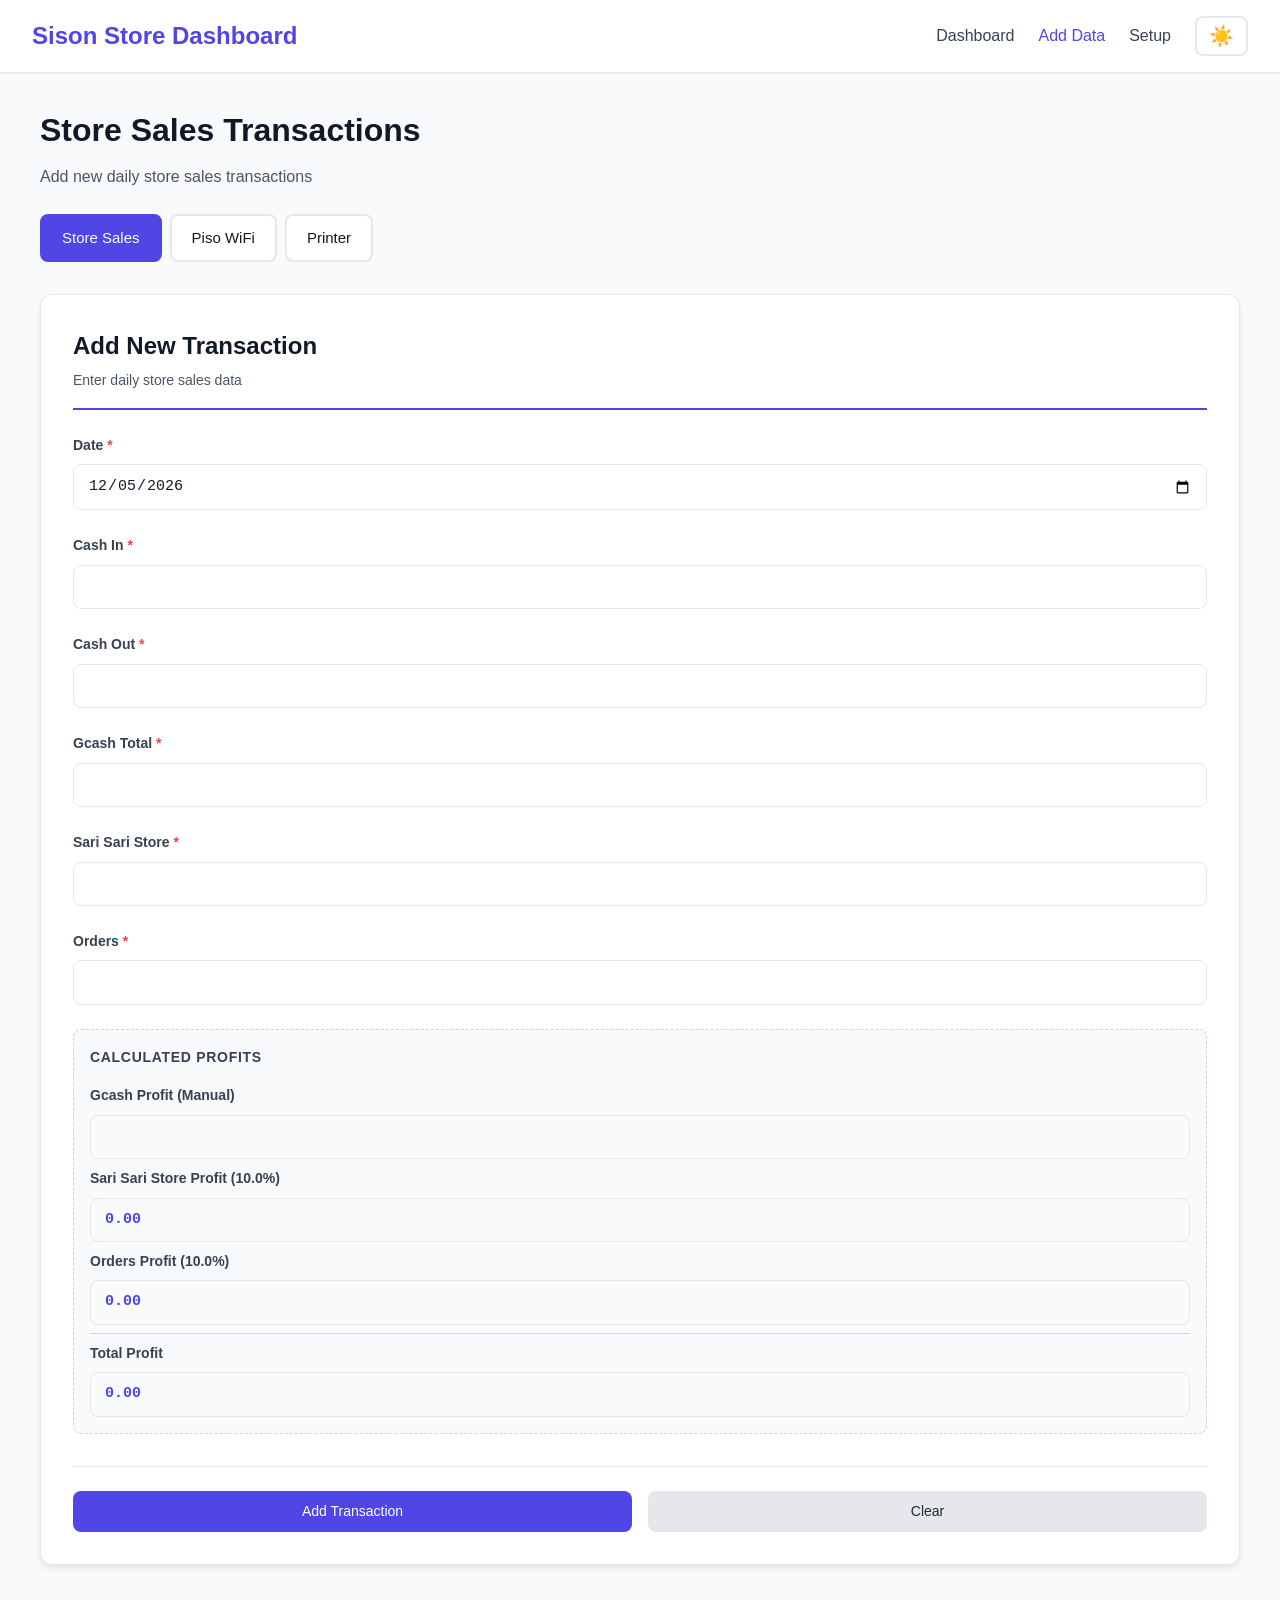
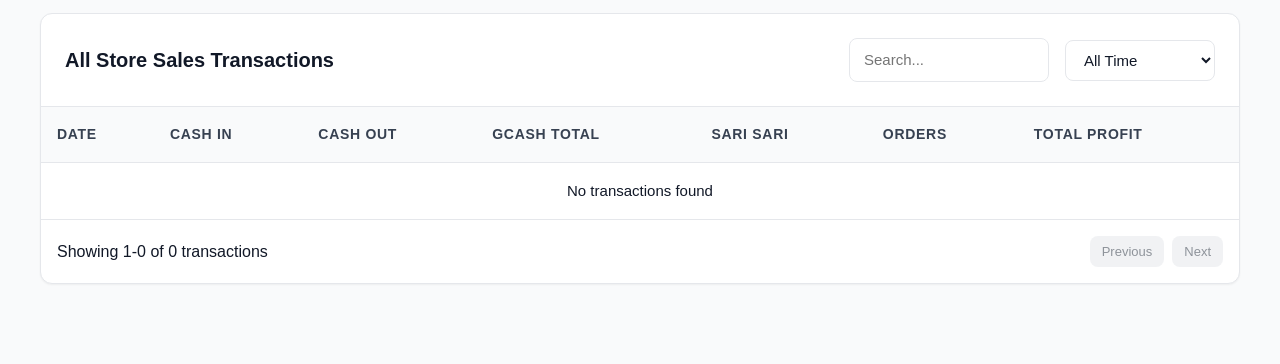
<file: input-store-sales.html>
<!DOCTYPE html>
<html lang="en">
<head>
  <meta charset="UTF-8">
  <meta name="viewport" content="width=device-width, initial-scale=1.0">
  <title>Store Sales - Sison Store Dashboard</title>

  <!-- Styles -->
  <link rel="stylesheet" href="css/main.css">
  <link rel="stylesheet" href="css/forms.css">
  <link rel="stylesheet" href="css/dashboard.css">
</head>
<body>
  <!-- Header -->
  <header>
    <div class="header-content">
      <a href="index.html" class="logo">Sison Store Dashboard</a>
      <nav>
        <ul>
          <li><a href="index.html">Dashboard</a></li>
          <li><a href="#" class="active">Add Data</a></li>
          <li><a href="setup.html">Setup</a></li>
          <li>
            <button id="dark-mode-toggle" class="dark-mode-btn" title="Toggle Dark Mode">
              <span class="icon-light">☀️</span>
              <span class="icon-dark">🌙</span>
            </button>
          </li>
        </ul>
      </nav>
    </div>
  </header>

  <!-- Main Content -->
  <main>
    <div class="forms-container">
      <!-- Header -->
      <div class="forms-header">
        <h1>Store Sales Transactions</h1>
        <p>Add new daily store sales transactions</p>

        <!-- Form Type Selector -->
        <div class="form-type-selector" style="margin-top: var(--spacing-lg);">
          <a href="input-store-sales.html" class="type-btn active">Store Sales</a>
          <a href="input-piso-wifi.html" class="type-btn">Piso WiFi</a>
          <a href="input-printer.html" class="type-btn">Printer</a>
        </div>
      </div>

      <!-- Store Sales Form -->
      <div class="form-card">
        <div class="form-card-header">
          <h2>Add New Transaction</h2>
          <p>Enter daily store sales data</p>
        </div>

        <form id="store-sales-form">
          <!-- Date -->
          <div class="form-group">
            <label for="date" class="form-label required">Date</label>
            <input type="date" id="date" name="date" class="form-input" required>
          </div>

          <!-- Revenue Fields -->
          <div class="form-group">
            <label for="cashIn" class="form-label required">Cash In</label>
            <input type="number" id="cashIn" name="cashIn" class="form-input" step="0.01" min="0" required>
          </div>

          <div class="form-group">
            <label for="cashOut" class="form-label required">Cash Out</label>
            <input type="number" id="cashOut" name="cashOut" class="form-input" step="0.01" min="0" required>
          </div>

          <div class="form-group">
            <label for="gcashTotal" class="form-label required">Gcash Total</label>
            <input type="number" id="gcashTotal" name="gcashTotal" class="form-input" step="0.01" min="0" required>
          </div>

          <div class="form-group">
            <label for="sariSariStore" class="form-label required">Sari Sari Store</label>
            <input type="number" id="sariSariStore" name="sariSariStore" class="form-input" step="0.01" min="0" required>
          </div>

          <div class="form-group">
            <label for="orders" class="form-label required">Orders</label>
            <input type="number" id="orders" name="orders" class="form-input" step="0.01" min="0" required>
          </div>

          <!-- Calculated Profits -->
          <div class="calculated-section">
            <h3>Calculated Profits</h3>

            <div class="calculated-field">
              <label for="gcashProfit" class="form-label">Gcash Profit (2.2%)</label>
              <input type="number" id="gcashProfit" name="gcashProfit" class="form-input" step="0.01" readonly>
            </div>

            <div class="calculated-field">
              <label for="sariSariStoreProfit" class="form-label">Sari Sari Store Profit (10%)</label>
              <input type="number" id="sariSariStoreProfit" name="sariSariStoreProfit" class="form-input" step="0.01" readonly>
            </div>

            <div class="calculated-field">
              <label for="ordersProfit" class="form-label">Orders Profit (10%)</label>
              <input type="number" id="ordersProfit" name="ordersProfit" class="form-input" step="0.01" readonly>
            </div>

            <div class="calculated-field">
              <label for="totalProfit" class="form-label">Total Profit</label>
              <input type="number" id="totalProfit" name="totalProfit" class="form-input" step="0.01" readonly>
            </div>
          </div>

          <!-- Actions -->
          <div class="form-actions">
            <button type="submit" class="btn btn-primary">Add Transaction</button>
            <button type="reset" class="btn btn-secondary">Clear</button>
          </div>
        </form>
      </div>

      <!-- All Transactions Table -->
      <section class="transactions-section" style="margin-top: var(--spacing-2xl);">
        <div class="table-container">
          <div class="table-header" style="display: flex; justify-content: space-between; align-items: center;">
            <h2>All Store Sales Transactions</h2>
            <div style="display: flex; gap: var(--spacing-md); align-items: center;">
              <input type="text" id="search-input" placeholder="Search..." class="form-input" style="width: 200px;">
              <select id="filter-select" class="form-select" style="width: 150px;">
                <option value="all">All Time</option>
                <option value="month">This Month</option>
                <option value="quarter">Quarter</option>
                <option value="year">This Year</option>
              </select>
            </div>
          </div>
          <div style="overflow-x: auto;">
            <table>
              <thead>
                <tr>
                  <th>Date</th>
                  <th>Cash In</th>
                  <th>Cash Out</th>
                  <th>Gcash Total</th>
                  <th>Sari Sari</th>
                  <th>Orders</th>
                  <th>Total Profit</th>
                </tr>
              </thead>
              <tbody id="all-transactions">
                <tr>
                  <td colspan="7" class="text-center">Loading...</td>
                </tr>
              </tbody>
            </table>
          </div>
          <div id="pagination" style="padding: var(--spacing-md); display: flex; justify-content: space-between; align-items: center; border-top: 1px solid var(--border-color-main);">
            <div id="page-info"></div>
            <div style="display: flex; gap: var(--spacing-sm);">
              <button id="prev-page" class="btn btn-secondary btn-sm">Previous</button>
              <button id="next-page" class="btn btn-secondary btn-sm">Next</button>
            </div>
          </div>
        </div>
      </section>
    </div>
  </main>

  <!-- Scripts -->
  <script src="js/config.js"></script>
  <script src="js/utils.js"></script>
  <script src="js/github-api.js"></script>
  <script src="js/storage.js"></script>
  <script src="js/data-manager.js"></script>
  <script src="js/forms.js"></script>
  <script>
    // Dark mode toggle
    document.addEventListener('DOMContentLoaded', () => {
      const darkMode = localStorage.getItem('darkMode') === 'true';
      if (darkMode) {
        document.body.classList.add('dark-mode');
      }

      const darkModeToggle = document.getElementById('dark-mode-toggle');
      if (darkModeToggle) {
        darkModeToggle.addEventListener('click', () => {
          document.body.classList.toggle('dark-mode');
          localStorage.setItem('darkMode', document.body.classList.contains('dark-mode'));
        });
      }

      // Load and display all transactions
      loadAllTransactions();

      // Search and filter
      document.getElementById('search-input').addEventListener('input', filterTransactions);
      document.getElementById('filter-select').addEventListener('change', filterTransactions);

      // Pagination
      document.getElementById('prev-page').addEventListener('click', () => changePage(-1));
      document.getElementById('next-page').addEventListener('click', () => changePage(1));
    });

    let allData = [];
    let filteredData = [];
    let currentPage = 1;
    const itemsPerPage = 20;

    async function loadAllTransactions() {
      try {
        await dataManager.initialize();
        allData = dataManager.data.storeSales
          .filter(s => s.totalProfit > 0)
          .sort((a, b) => new Date(b.date) - new Date(a.date));
        filteredData = [...allData];
        displayTransactions();
      } catch (error) {
        console.error('Failed to load transactions:', error);
      }
    }

    function filterTransactions() {
      const searchTerm = document.getElementById('search-input').value.toLowerCase();
      const filter = document.getElementById('filter-select').value;

      filteredData = allData.filter(t => {
        // Search filter
        const matchesSearch = !searchTerm ||
          t.date.includes(searchTerm) ||
          t.totalProfit.toString().includes(searchTerm);

        // Date filter
        let matchesDate = true;
        if (filter !== 'all') {
          const now = new Date();
          const itemDate = new Date(t.date);

          if (filter === 'month') {
            matchesDate = itemDate.getMonth() === now.getMonth() &&
                         itemDate.getFullYear() === now.getFullYear();
          } else if (filter === 'quarter') {
            const threeMonthsAgo = new Date(now.getFullYear(), now.getMonth() - 3, now.getDate());
            matchesDate = itemDate >= threeMonthsAgo;
          } else if (filter === 'year') {
            matchesDate = itemDate.getFullYear() === now.getFullYear();
          }
        }

        return matchesSearch && matchesDate;
      });

      currentPage = 1;
      displayTransactions();
    }

    function displayTransactions() {
      const tbody = document.getElementById('all-transactions');
      const start = (currentPage - 1) * itemsPerPage;
      const end = start + itemsPerPage;
      const pageData = filteredData.slice(start, end);

      if (pageData.length === 0) {
        tbody.innerHTML = '<tr><td colspan="7" class="text-center">No transactions found</td></tr>';
      } else {
        tbody.innerHTML = pageData.map(t => `
          <tr>
            <td>${Utils.formatDate(t.date)}</td>
            <td>${Utils.formatCurrency(t.cashIn)}</td>
            <td>${Utils.formatCurrency(t.cashOut)}</td>
            <td>${Utils.formatCurrency(t.gcashTotal)}</td>
            <td>${Utils.formatCurrency(t.sariSariStore)}</td>
            <td>${Utils.formatCurrency(t.orders)}</td>
            <td class="font-semibold">${Utils.formatCurrency(t.totalProfit)}</td>
          </tr>
        `).join('');
      }

      // Update pagination
      const totalPages = Math.ceil(filteredData.length / itemsPerPage);
      document.getElementById('page-info').textContent =
        `Showing ${start + 1}-${Math.min(end, filteredData.length)} of ${filteredData.length} transactions`;
      document.getElementById('prev-page').disabled = currentPage === 1;
      document.getElementById('next-page').disabled = currentPage >= totalPages;
    }

    function changePage(direction) {
      currentPage += direction;
      displayTransactions();
    }
  </script>
</body>
</html>
</file>
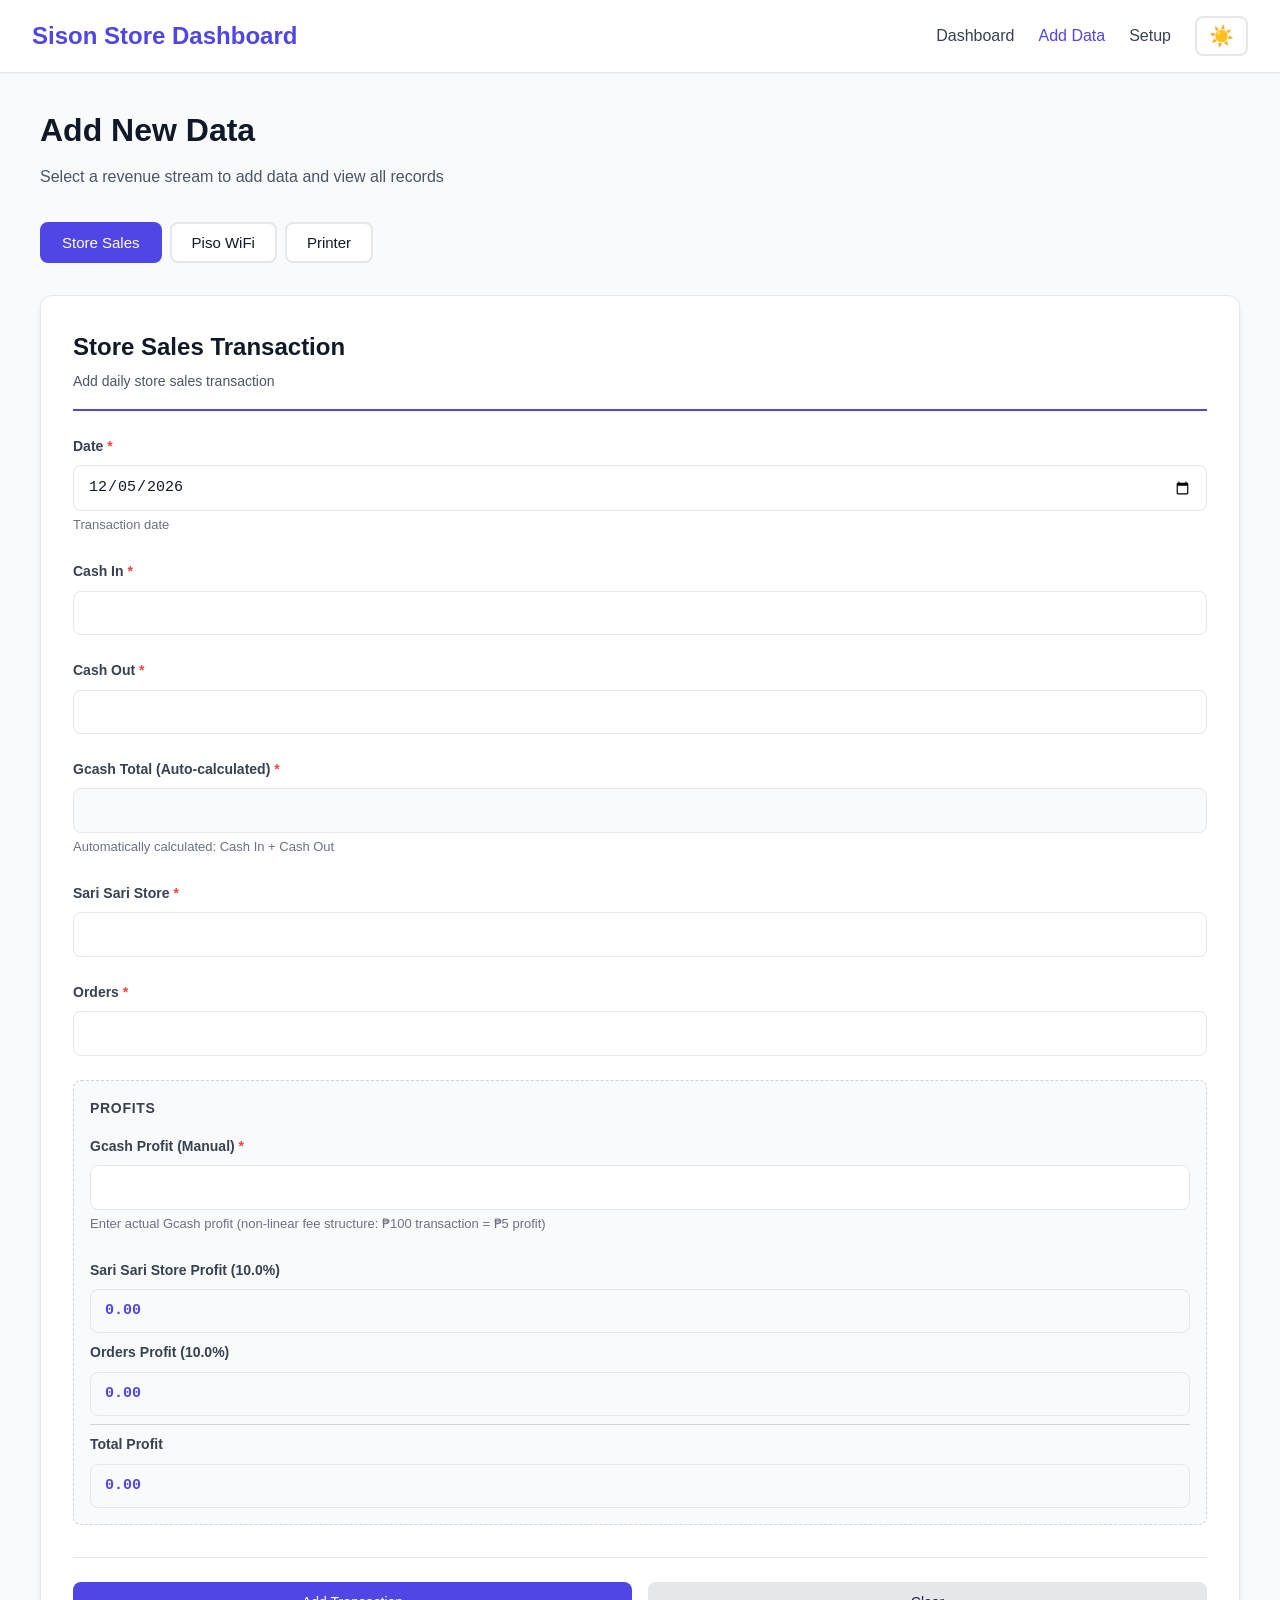
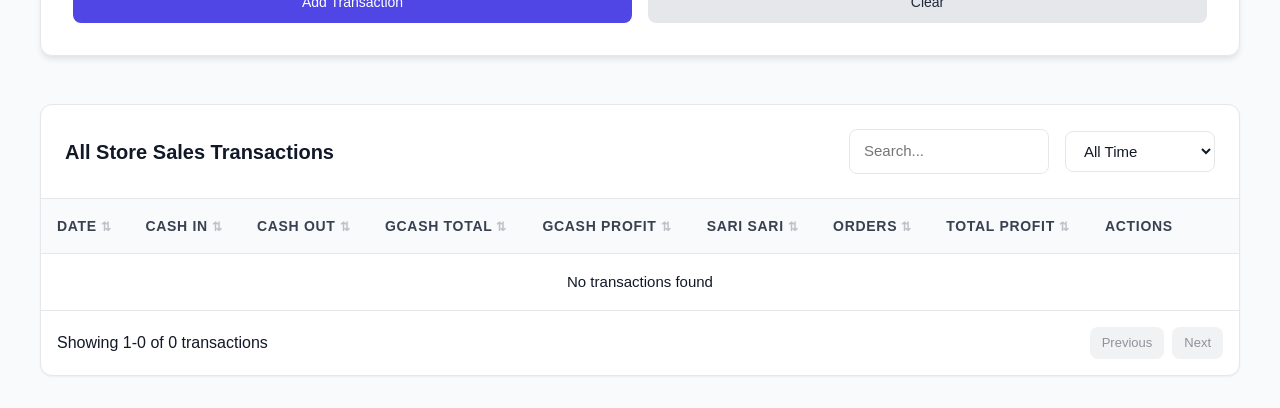
<file: input.html>
<!DOCTYPE html>
<html lang="en">
<head>
  <meta charset="UTF-8">
  <meta name="viewport" content="width=device-width, initial-scale=1.0">
  <title>Add Data - Sison Store Dashboard</title>

  <!-- Styles -->
  <link rel="stylesheet" href="css/main.css?v=4">
  <link rel="stylesheet" href="css/forms.css?v=4">
  <link rel="stylesheet" href="css/dashboard.css?v=4">
  <style>
    .tab-section {
      display: none;
    }
    .tab-section.active {
      display: block;
    }
  </style>
</head>
<body>
  <!-- Header -->
  <header>
    <div class="header-content">
      <a href="index.html" class="logo">Sison Store Dashboard</a>
      <nav>
        <ul>
          <li><a href="index.html">Dashboard</a></li>
          <li><a href="input.html" class="active">Add Data</a></li>
          <li><a href="setup.html">Setup</a></li>
          <li>
            <button id="dark-mode-toggle" class="dark-mode-btn" title="Toggle Dark Mode">
              <span class="icon-light">☀️</span>
              <span class="icon-dark">🌙</span>
            </button>
          </li>
        </ul>
      </nav>
    </div>
  </header>

  <!-- Main Content -->
  <main>
    <div class="forms-container">
      <!-- Header -->
      <div class="forms-header">
        <h1>Add New Data</h1>
        <p>Select a revenue stream to add data and view all records</p>

        <!-- Tab Menu -->
        <div class="form-type-selector" style="margin-top: var(--spacing-xl);">
          <button class="type-btn active" data-tab="store-sales">Store Sales</button>
          <button class="type-btn" data-tab="piso-wifi">Piso WiFi</button>
          <button class="type-btn" data-tab="printer">Printer</button>
        </div>
      </div>

      <!-- Store Sales Section -->
      <div id="store-sales-section" class="tab-section active">
        <!-- Form -->
        <div class="form-card">
          <div class="form-card-header">
            <h2>Store Sales Transaction</h2>
            <p>Add daily store sales transaction</p>
          </div>

          <form id="store-sales-form">
            <!-- Date -->
            <div class="form-group">
              <label for="date" class="form-label required">Date</label>
              <input type="date" id="date" name="date" class="form-input" required>
              <p class="form-help">Transaction date</p>
            </div>

            <!-- Revenue Fields -->
            <div class="form-group">
              <label for="cashIn" class="form-label required">Cash In</label>
              <input type="number" id="cashIn" name="cashIn" class="form-input" step="0.01" min="0" required>
            </div>

            <div class="form-group">
              <label for="cashOut" class="form-label required">Cash Out</label>
              <input type="number" id="cashOut" name="cashOut" class="form-input" step="0.01" min="0" required>
            </div>

            <div class="form-group">
              <label for="gcashTotal" class="form-label required">Gcash Total (Auto-calculated)</label>
              <input type="number" id="gcashTotal" name="gcashTotal" class="form-input" step="0.01" min="0" required readonly>
              <p class="form-help">Automatically calculated: Cash In + Cash Out</p>
            </div>

            <div class="form-group">
              <label for="sariSariStore" class="form-label required">Sari Sari Store</label>
              <input type="number" id="sariSariStore" name="sariSariStore" class="form-input" step="0.01" min="0" required>
            </div>

            <div class="form-group">
              <label for="orders" class="form-label required">Orders</label>
              <input type="number" id="orders" name="orders" class="form-input" step="0.01" min="0" required>
            </div>

            <!-- Calculated Profits -->
            <div class="calculated-section">
              <h3>Profits</h3>

              <div class="form-group">
                <label for="gcashProfit" class="form-label required">Gcash Profit (Manual)</label>
                <input type="number" id="gcashProfit" name="gcashProfit" class="form-input" step="0.01" min="0" required>
                <p class="form-help">Enter actual Gcash profit (non-linear fee structure: ₱100 transaction = ₱5 profit)</p>
              </div>

              <div class="calculated-field">
                <label for="sariSariStoreProfit" class="form-label">Sari Sari Store Profit (10%)</label>
                <input type="number" id="sariSariStoreProfit" name="sariSariStoreProfit" class="form-input" step="0.01" readonly>
              </div>

              <div class="calculated-field">
                <label for="ordersProfit" class="form-label">Orders Profit (10%)</label>
                <input type="number" id="ordersProfit" name="ordersProfit" class="form-input" step="0.01" readonly>
              </div>

              <div class="calculated-field">
                <label for="totalProfit" class="form-label">Total Profit</label>
                <input type="number" id="totalProfit" name="totalProfit" class="form-input" step="0.01" readonly>
              </div>
            </div>

            <!-- Actions -->
            <div class="form-actions">
              <button type="submit" class="btn btn-primary">Add Transaction</button>
              <button type="reset" class="btn btn-secondary">Clear</button>
            </div>
          </form>
        </div>

        <!-- All Store Sales Table -->
        <section style="margin-top: var(--spacing-2xl);">
          <div class="table-container">
            <div class="table-header" style="display: flex; justify-content: space-between; align-items: center; flex-wrap: wrap; gap: var(--spacing-md);">
              <h2>All Store Sales Transactions</h2>
              <div style="display: flex; gap: var(--spacing-md); align-items: center; flex-wrap: wrap;">
                <input type="text" id="ss-search" placeholder="Search..." class="form-input" style="width: 200px;">
                <select id="ss-filter" class="form-select" style="width: 150px;">
                  <option value="all">All Time</option>
                  <option value="month">This Month</option>
                  <option value="quarter">Quarter</option>
                  <option value="year">This Year</option>
                </select>
              </div>
            </div>
            <div style="overflow-x: auto;">
              <table>
                <thead>
                  <tr>
                    <th>Date</th>
                    <th>Cash In</th>
                    <th>Cash Out</th>
                    <th>Gcash Total</th>
                    <th>Gcash Profit</th>
                    <th>Sari Sari</th>
                    <th>Orders</th>
                    <th>Total Profit</th>
                    <th style="width: 150px;">Actions</th>
                  </tr>
                </thead>
                <tbody id="ss-tbody">
                  <tr>
                    <td colspan="9" class="text-center">Loading...</td>
                  </tr>
                </tbody>
              </table>
            </div>
            <div style="padding: var(--spacing-md); display: flex; justify-content: space-between; align-items: center; border-top: 1px solid var(--border-color-main); flex-wrap: wrap; gap: var(--spacing-md);">
              <div id="ss-page-info"></div>
              <div style="display: flex; gap: var(--spacing-sm);">
                <button id="ss-prev" class="btn btn-secondary btn-sm">Previous</button>
                <button id="ss-next" class="btn btn-secondary btn-sm">Next</button>
              </div>
            </div>
          </div>
        </section>
      </div>

      <!-- Piso WiFi Section -->
      <div id="piso-wifi-section" class="tab-section">
        <!-- Form -->
        <div class="form-card">
          <div class="form-card-header">
            <h2>Piso WiFi Revenue</h2>
            <p>Add monthly Piso WiFi revenue</p>
          </div>

          <form id="piso-wifi-form">
            <!-- Month/Year -->
            <div class="date-inputs">
              <div class="form-group">
                <label for="pisoWifiMonth" class="form-label required">Month</label>
                <select id="pisoWifiMonth" name="month" class="form-select" required>
                  <option value="">Select Month</option>
                  <option value="January">January</option>
                  <option value="February">February</option>
                  <option value="March">March</option>
                  <option value="April">April</option>
                  <option value="May">May</option>
                  <option value="June">June</option>
                  <option value="July">July</option>
                  <option value="August">August</option>
                  <option value="September">September</option>
                  <option value="October">October</option>
                  <option value="November">November</option>
                  <option value="December">December</option>
                </select>
              </div>

              <div class="form-group">
                <label for="pisoWifiYear" class="form-label required">Year</label>
                <select id="pisoWifiYear" name="year" class="form-select" required>
                  <option value="">Year</option>
                  <option value="2025">2025</option>
                  <option value="2026">2026</option>
                  <option value="2027">2027</option>
                  <option value="2028">2028</option>
                  <option value="2029">2029</option>
                </select>
              </div>
            </div>

            <!-- Revenue -->
            <div class="form-group">
              <label for="pisoWifiRevenue" class="form-label required">Revenue</label>
              <input type="number" id="pisoWifiRevenue" name="revenue" class="form-input" step="0.01" min="0" required>
              <p class="form-help">Monthly revenue from Piso WiFi</p>
            </div>

            <!-- Actions -->
            <div class="form-actions">
              <button type="submit" class="btn btn-primary">Add Revenue</button>
              <button type="reset" class="btn btn-secondary">Clear</button>
            </div>
          </form>
        </div>

        <!-- All Piso WiFi Table -->
        <section style="margin-top: var(--spacing-2xl);">
          <div class="table-container">
            <div class="table-header" style="display: flex; justify-content: space-between; align-items: center; flex-wrap: wrap; gap: var(--spacing-md);">
              <h2>All Piso WiFi Revenue</h2>
              <div style="display: flex; gap: var(--spacing-md); align-items: center;">
                <input type="text" id="pw-search" placeholder="Search..." class="form-input" style="width: 200px;">
                <select id="pw-filter" class="form-select" style="width: 150px;">
                  <option value="all">All Time</option>
                  <option value="year">This Year</option>
                  <option value="lastyear">Last Year</option>
                </select>
              </div>
            </div>
            <table>
              <thead>
                <tr>
                  <th>Month</th>
                  <th>Year</th>
                  <th>Revenue</th>
                  <th style="width: 150px;">Actions</th>
                </tr>
              </thead>
              <tbody id="pw-tbody">
                <tr>
                  <td colspan="4" class="text-center">Loading...</td>
                </tr>
              </tbody>
            </table>
            <div style="padding: var(--spacing-md); display: flex; justify-content: space-between; align-items: center; border-top: 1px solid var(--border-color-main); flex-wrap: wrap; gap: var(--spacing-md);">
              <div id="pw-page-info"></div>
              <div style="display: flex; gap: var(--spacing-sm);">
                <button id="pw-prev" class="btn btn-secondary btn-sm">Previous</button>
                <button id="pw-next" class="btn btn-secondary btn-sm">Next</button>
              </div>
            </div>
          </div>
        </section>
      </div>

      <!-- Printer Section -->
      <div id="printer-section" class="tab-section">
        <!-- Form -->
        <div class="form-card">
          <div class="form-card-header">
            <h2>Printer Income</h2>
            <p>Add monthly printer income</p>
          </div>

          <form id="printer-form">
            <!-- Month/Year -->
            <div class="date-inputs">
              <div class="form-group">
                <label for="printerMonth" class="form-label required">Month</label>
                <select id="printerMonth" name="month" class="form-select" required>
                  <option value="">Select Month</option>
                  <option value="January">January</option>
                  <option value="February">February</option>
                  <option value="March">March</option>
                  <option value="April">April</option>
                  <option value="May">May</option>
                  <option value="June">June</option>
                  <option value="July">July</option>
                  <option value="August">August</option>
                  <option value="September">September</option>
                  <option value="October">October</option>
                  <option value="November">November</option>
                  <option value="December">December</option>
                </select>
              </div>

              <div class="form-group">
                <label for="printerYear" class="form-label required">Year</label>
                <select id="printerYear" name="year" class="form-select" required>
                  <option value="">Year</option>
                  <option value="2025">2025</option>
                  <option value="2026">2026</option>
                  <option value="2027">2027</option>
                  <option value="2028">2028</option>
                  <option value="2029">2029</option>
                </select>
              </div>
            </div>

            <!-- Income -->
            <div class="form-group">
              <label for="printerIncome" class="form-label required">Income</label>
              <input type="number" id="printerIncome" name="income" class="form-input" step="0.01" min="0" required>
              <p class="form-help">Monthly income from printer services</p>
            </div>

            <!-- Actions -->
            <div class="form-actions">
              <button type="submit" class="btn btn-primary">Add Income</button>
              <button type="reset" class="btn btn-secondary">Clear</button>
            </div>
          </form>
        </div>

        <!-- All Printer Table -->
        <section style="margin-top: var(--spacing-2xl);">
          <div class="table-container">
            <div class="table-header" style="display: flex; justify-content: space-between; align-items: center; flex-wrap: wrap; gap: var(--spacing-md);">
              <h2>All Printer Income</h2>
              <div style="display: flex; gap: var(--spacing-md); align-items: center;">
                <input type="text" id="pr-search" placeholder="Search..." class="form-input" style="width: 200px;">
                <select id="pr-filter" class="form-select" style="width: 150px;">
                  <option value="all">All Time</option>
                  <option value="year">This Year</option>
                  <option value="lastyear">Last Year</option>
                </select>
              </div>
            </div>
            <table>
              <thead>
                <tr>
                  <th>Month</th>
                  <th>Year</th>
                  <th>Income</th>
                  <th style="width: 150px;">Actions</th>
                </tr>
              </thead>
              <tbody id="pr-tbody">
                <tr>
                  <td colspan="4" class="text-center">Loading...</td>
                </tr>
              </tbody>
            </table>
            <div style="padding: var(--spacing-md); display: flex; justify-content: space-between; align-items: center; border-top: 1px solid var(--border-color-main); flex-wrap: wrap; gap: var(--spacing-md);">
              <div id="pr-page-info"></div>
              <div style="display: flex; gap: var(--spacing-sm);">
                <button id="pr-prev" class="btn btn-secondary btn-sm">Previous</button>
                <button id="pr-next" class="btn btn-secondary btn-sm">Next</button>
              </div>
            </div>
          </div>
        </section>
      </div>
    </div>
  </main>

  <!-- Scripts -->
  <script src="js/config.js?v=4"></script>
  <script src="js/utils.js?v=4"></script>
  <script src="js/github-api.js?v=4"></script>
  <script src="js/storage.js?v=4"></script>
  <script src="js/data-manager.js?v=4"></script>
  <script src="js/forms.js?v=4"></script>
  <script src="js/input-tables.js?v=4"></script>
</body>
</html>
</file>
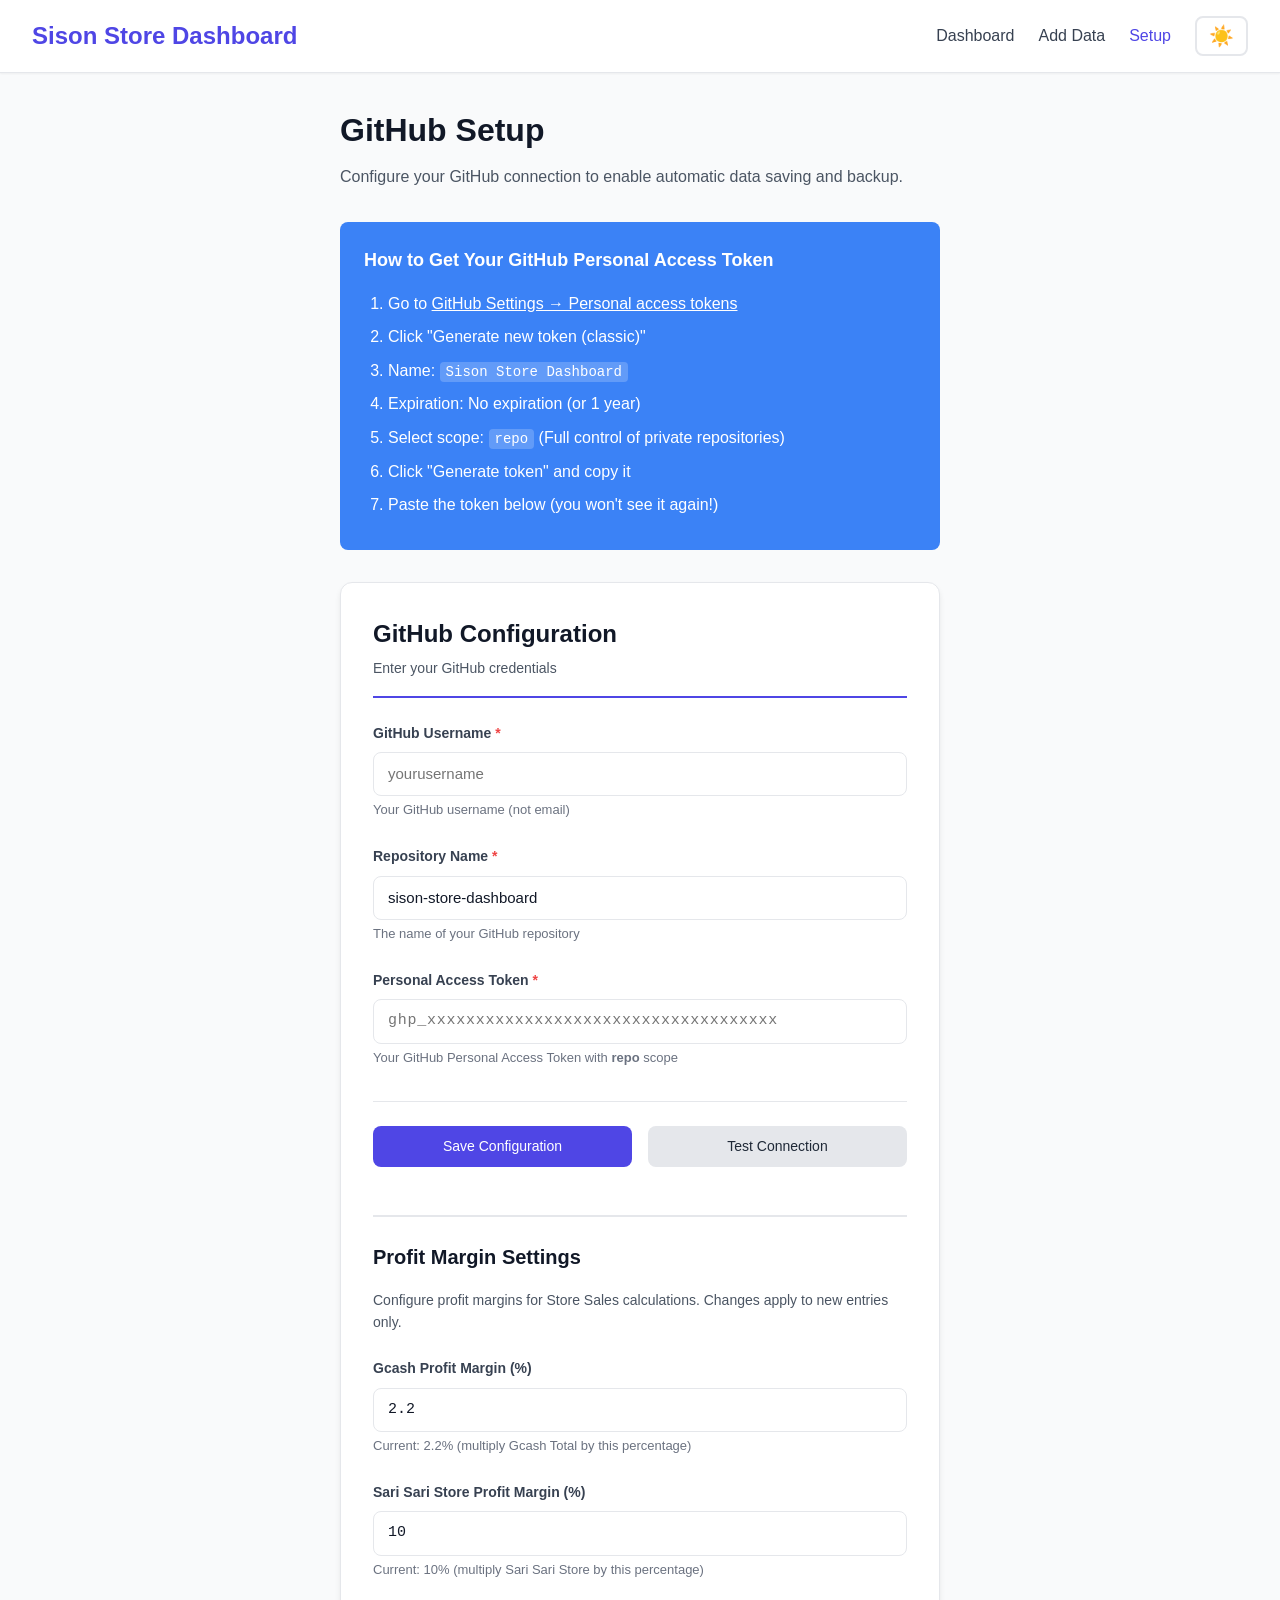
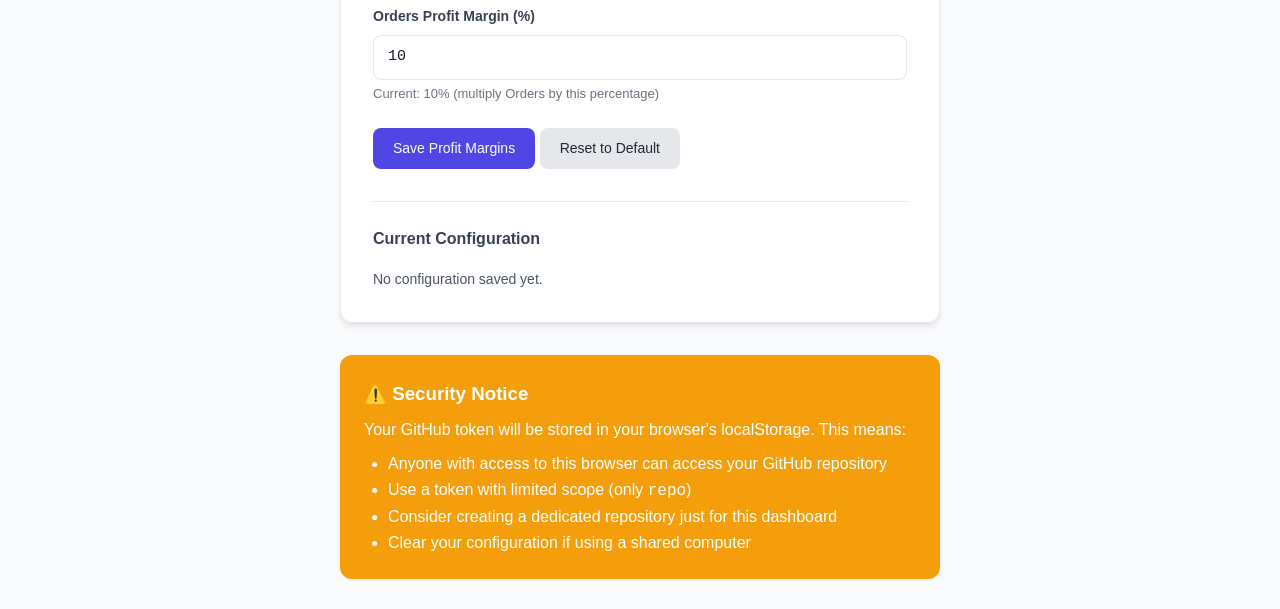
<file: setup.html>
<!DOCTYPE html>
<html lang="en">
<head>
  <meta charset="UTF-8">
  <meta name="viewport" content="width=device-width, initial-scale=1.0">
  <title>Setup - Sison Store Dashboard</title>

  <!-- Styles -->
  <link rel="stylesheet" href="css/main.css">
  <link rel="stylesheet" href="css/forms.css">
</head>
<body>
  <!-- Header -->
  <header>
    <div class="header-content">
      <a href="index.html" class="logo">Sison Store Dashboard</a>
      <nav>
        <ul>
          <li><a href="index.html">Dashboard</a></li>
          <li><a href="input.html">Add Data</a></li>
          <li><a href="setup.html" class="active">Setup</a></li>
          <li>
            <button id="dark-mode-toggle" class="dark-mode-btn" title="Toggle Dark Mode">
              <span class="icon-light">☀️</span>
              <span class="icon-dark">🌙</span>
            </button>
          </li>
        </ul>
      </nav>
    </div>
  </header>

  <!-- Main Content -->
  <main>
    <div class="setup-form">
      <!-- Header -->
      <div class="forms-header">
        <h1>GitHub Setup</h1>
        <p>Configure your GitHub connection to enable automatic data saving and backup.</p>
      </div>

      <!-- Instructions -->
      <div class="setup-instructions">
        <h3>How to Get Your GitHub Personal Access Token</h3>
        <ol>
          <li>Go to <a href="https://github.com/settings/tokens" target="_blank" style="color: white; text-decoration: underline;">GitHub Settings → Personal access tokens</a></li>
          <li>Click "Generate new token (classic)"</li>
          <li>Name: <code>Sison Store Dashboard</code></li>
          <li>Expiration: No expiration (or 1 year)</li>
          <li>Select scope: <code>repo</code> (Full control of private repositories)</li>
          <li>Click "Generate token" and copy it</li>
          <li>Paste the token below (you won't see it again!)</li>
        </ol>
      </div>

      <!-- Setup Form -->
      <div class="form-card">
        <div class="form-card-header">
          <h2>GitHub Configuration</h2>
          <p>Enter your GitHub credentials</p>
        </div>

        <form id="setup-form">
          <!-- GitHub Username -->
          <div class="form-group">
            <label for="githubUsername" class="form-label required">GitHub Username</label>
            <input
              type="text"
              id="githubUsername"
              name="username"
              class="form-input"
              placeholder="yourusername"
              required
            >
            <p class="form-help">Your GitHub username (not email)</p>
          </div>

          <!-- Repository Name -->
          <div class="form-group">
            <label for="githubRepo" class="form-label required">Repository Name</label>
            <input
              type="text"
              id="githubRepo"
              name="repo"
              class="form-input"
              placeholder="sison-store-dashboard"
              value="sison-store-dashboard"
              required
            >
            <p class="form-help">The name of your GitHub repository</p>
          </div>

          <!-- Personal Access Token -->
          <div class="form-group">
            <label for="githubToken" class="form-label required">Personal Access Token</label>
            <input
              type="password"
              id="githubToken"
              name="token"
              class="form-input token-input"
              placeholder="ghp_xxxxxxxxxxxxxxxxxxxxxxxxxxxxxxxxxxxx"
              required
            >
            <p class="form-help">Your GitHub Personal Access Token with <strong>repo</strong> scope</p>
          </div>

          <!-- Status Message -->
          <div id="setup-status" style="display: none;"></div>

          <!-- Actions -->
          <div class="form-actions">
            <button type="submit" class="btn btn-primary">Save Configuration</button>
            <button type="button" id="test-connection-btn" class="btn btn-secondary">Test Connection</button>
          </div>
        </form>

        <!-- Profit Margins Configuration -->
        <div style="margin-top: var(--spacing-2xl); padding-top: var(--spacing-lg); border-top: 2px solid var(--border-color-main);">
          <h3 style="font-size: 1.25rem; margin-bottom: var(--spacing-md); color: var(--gray-900);">Profit Margin Settings</h3>
          <p style="color: var(--gray-600); margin-bottom: var(--spacing-lg); font-size: 0.875rem;">
            Configure profit margins for Store Sales calculations. Changes apply to new entries only.
          </p>

          <form id="margins-form">
            <div class="form-group">
              <label for="gcashMargin" class="form-label">Gcash Profit Margin (%)</label>
              <input type="number" id="gcashMargin" class="form-input" step="0.01" min="0" max="100" value="2.2" required>
              <p class="form-help">Current: 2.2% (multiply Gcash Total by this percentage)</p>
            </div>

            <div class="form-group">
              <label for="sariSariMargin" class="form-label">Sari Sari Store Profit Margin (%)</label>
              <input type="number" id="sariSariMargin" class="form-input" step="0.01" min="0" max="100" value="10" required>
              <p class="form-help">Current: 10% (multiply Sari Sari Store by this percentage)</p>
            </div>

            <div class="form-group">
              <label for="ordersMargin" class="form-label">Orders Profit Margin (%)</label>
              <input type="number" id="ordersMargin" class="form-input" step="0.01" min="0" max="100" value="10" required>
              <p class="form-help">Current: 10% (multiply Orders by this percentage)</p>
            </div>

            <div id="margins-status" style="display: none; margin-bottom: var(--spacing-md);"></div>

            <button type="button" id="save-margins-btn" class="btn btn-primary">Save Profit Margins</button>
            <button type="button" id="reset-margins-btn" class="btn btn-secondary">Reset to Default</button>
          </form>
        </div>

        <!-- Current Configuration -->
        <div id="current-config" style="margin-top: var(--spacing-xl); padding-top: var(--spacing-lg); border-top: 1px solid var(--border-color);">
          <h3 style="font-size: 1rem; margin-bottom: var(--spacing-md); color: var(--gray-700);">Current Configuration</h3>
          <div id="config-display" style="color: var(--gray-600); font-size: 0.875rem;">
            <p>No configuration saved yet.</p>
          </div>
          <button type="button" id="clear-config-btn" class="btn btn-danger btn-sm" style="margin-top: var(--spacing-md); display: none;">
            Clear Configuration
          </button>
        </div>
      </div>

      <!-- Security Notice -->
      <div class="card" style="margin-top: var(--spacing-xl); background-color: var(--warning-color); color: white; border: none;">
        <h3 style="margin-bottom: var(--spacing-sm);">⚠️ Security Notice</h3>
        <p style="margin-bottom: var(--spacing-sm);">Your GitHub token will be stored in your browser's localStorage. This means:</p>
        <ul style="margin-left: var(--spacing-lg);">
          <li>Anyone with access to this browser can access your GitHub repository</li>
          <li>Use a token with limited scope (only <code>repo</code>)</li>
          <li>Consider creating a dedicated repository just for this dashboard</li>
          <li>Clear your configuration if using a shared computer</li>
        </ul>
      </div>
    </div>
  </main>

  <!-- Scripts -->
  <script src="js/config.js?v=7"></script>
  <script src="js/utils.js?v=7"></script>
  <script>
    // Setup form handling
    document.addEventListener('DOMContentLoaded', () => {
      const form = document.getElementById('setup-form');
      const testBtn = document.getElementById('test-connection-btn');
      const clearBtn = document.getElementById('clear-config-btn');
      const statusDiv = document.getElementById('setup-status');
      const configDisplay = document.getElementById('config-display');

      // Load current configuration
      loadCurrentConfig();

      // Handle form submission
      form.addEventListener('submit', async (e) => {
        e.preventDefault();
        await saveConfiguration();
      });

      // Handle test connection
      testBtn.addEventListener('click', async () => {
        await testConnection();
      });

      // Handle clear configuration
      clearBtn.addEventListener('click', () => {
        if (confirm('Are you sure you want to clear your GitHub configuration?')) {
          clearConfiguration();
        }
      });

      function loadCurrentConfig() {
        const username = localStorage.getItem(CONFIG.storage.githubUsername);
        const repo = localStorage.getItem(CONFIG.storage.githubRepo);
        const token = localStorage.getItem(CONFIG.storage.githubToken);

        if (username && repo && token) {
          document.getElementById('githubUsername').value = username;
          document.getElementById('githubRepo').value = repo;
          document.getElementById('githubToken').value = token;

          configDisplay.innerHTML = `
            <p><strong>Username:</strong> ${username}</p>
            <p><strong>Repository:</strong> ${repo}</p>
            <p><strong>Token:</strong> ${token.substring(0, 10)}${'*'.repeat(30)}</p>
          `;
          clearBtn.style.display = 'inline-block';
        }
      }

      async function saveConfiguration() {
        const formData = new FormData(form);
        const username = formData.get('username');
        const repo = formData.get('repo');
        const token = formData.get('token');

        // Save to localStorage
        localStorage.setItem(CONFIG.storage.githubUsername, username);
        localStorage.setItem(CONFIG.storage.githubRepo, repo);
        localStorage.setItem(CONFIG.storage.githubToken, token);

        showStatus('Configuration saved successfully!', 'success');

        // Test connection
        await testConnection();

        // Reload config display
        loadCurrentConfig();
      }

      async function testConnection() {
        showStatus('Testing connection...', 'info');

        try {
          // Create temporary GitHub API instance
          const username = localStorage.getItem(CONFIG.storage.githubUsername);
          const repo = localStorage.getItem(CONFIG.storage.githubRepo);
          const token = localStorage.getItem(CONFIG.storage.githubToken);

          if (!username || !repo || !token) {
            throw new Error('Please fill in all fields first');
          }

          const url = `${CONFIG.github.apiBaseUrl}/repos/${username}/${repo}`;
          const response = await fetch(url, {
            method: 'GET',
            headers: {
              'Authorization': `Bearer ${token}`,
              'Accept': 'application/vnd.github+json',
              'X-GitHub-Api-Version': CONFIG.github.apiVersion
            }
          });

          if (!response.ok) {
            throw new Error(`GitHub API error: ${response.status}`);
          }

          const data = await response.json();
          showStatus(`✓ Connection successful! Repository: ${data.full_name}`, 'success');

          // Redirect to dashboard after 2 seconds
          setTimeout(() => {
            window.location.href = 'index.html';
          }, 2000);

        } catch (error) {
          showStatus(`✗ Connection failed: ${error.message}`, 'error');
        }
      }

      function clearConfiguration() {
        localStorage.removeItem(CONFIG.storage.githubUsername);
        localStorage.removeItem(CONFIG.storage.githubRepo);
        localStorage.removeItem(CONFIG.storage.githubToken);

        form.reset();
        configDisplay.innerHTML = '<p>No configuration saved yet.</p>';
        clearBtn.style.display = 'none';

        showStatus('Configuration cleared', 'info');
      }

      function showStatus(message, type) {
        statusDiv.textContent = message;
        statusDiv.className = `form-${type}`;
        statusDiv.style.display = 'block';

        setTimeout(() => {
          statusDiv.style.display = 'none';
        }, 5000);
      }

      // Dark mode toggle
      const darkMode = localStorage.getItem('darkMode') === 'true';
      if (darkMode) {
        document.body.classList.add('dark-mode');
      }

      const darkModeToggle = document.getElementById('dark-mode-toggle');
      if (darkModeToggle) {
        darkModeToggle.addEventListener('click', () => {
          document.body.classList.toggle('dark-mode');
          localStorage.setItem('darkMode', document.body.classList.contains('dark-mode'));
        });
      }

      // Profit Margins Configuration
      // Clear metadata cache to ensure we load fresh margins from GitHub
      localStorage.removeItem(CONFIG.storage.cachePrefix + CONFIG.dataFiles.metadata);

      // Load margins from GitHub (async)
      (async () => {
        await loadProfitMargins();
      })();

      document.getElementById('save-margins-btn').addEventListener('click', saveProfitMargins);
      document.getElementById('reset-margins-btn').addEventListener('click', resetProfitMargins);

      async function loadProfitMargins() {
        try {
          const username = localStorage.getItem(CONFIG.storage.githubUsername);
          const repo = localStorage.getItem(CONFIG.storage.githubRepo);
          const token = localStorage.getItem(CONFIG.storage.githubToken);

          let gcash = '2.2';  // defaults
          let sariSari = '10';
          let orders = '10';

          // Try to load from GitHub if configured
          if (username && repo && token) {
            try {
              const metadataUrl = `${CONFIG.github.apiBaseUrl}/repos/${username}/${repo}/contents/${CONFIG.github.dataPath}/${CONFIG.dataFiles.metadata}`;
              const response = await fetch(metadataUrl, {
                headers: {
                  'Authorization': `Bearer ${token}`,
                  'Accept': 'application/vnd.github+json',
                  'X-GitHub-Api-Version': CONFIG.github.apiVersion
                }
              });

              if (response.ok) {
                const fileData = await response.json();
                const metadata = JSON.parse(atob(fileData.content));

                // Load saved margins from GitHub
                if (metadata.config && metadata.config.profitMargins) {
                  gcash = (metadata.config.profitMargins.gcash * 100).toFixed(2);
                  sariSari = (metadata.config.profitMargins.sariSariStore * 100).toFixed(2);
                  orders = (metadata.config.profitMargins.orders * 100).toFixed(2);
                  console.log('Loaded profit margins from GitHub:', { gcash, sariSari, orders });
                }
              }
            } catch (fetchError) {
              console.warn('Could not fetch margins from GitHub, using defaults:', fetchError);
            }
          }

          // Set form values
          document.getElementById('gcashMargin').value = gcash;
          document.getElementById('sariSariMargin').value = sariSari;
          document.getElementById('ordersMargin').value = orders;

          // Update help text
          document.querySelectorAll('#margins-form .form-help')[0].textContent =
            `Current: ${gcash}% (multiply Gcash Total by this percentage)`;
          document.querySelectorAll('#margins-form .form-help')[1].textContent =
            `Current: ${sariSari}% (multiply Sari Sari Store by this percentage)`;
          document.querySelectorAll('#margins-form .form-help')[2].textContent =
            `Current: ${orders}% (multiply Orders by this percentage)`;

          // Remove old localStorage values (deprecated)
          localStorage.removeItem('profit_margin_gcash');
          localStorage.removeItem('profit_margin_sariSari');
          localStorage.removeItem('profit_margin_orders');
        } catch (error) {
          console.error('Error loading margins:', error);
        }
      }

      async function saveProfitMargins() {
        const gcash = document.getElementById('gcashMargin').value;
        const sariSari = document.getElementById('sariSariMargin').value;
        const orders = document.getElementById('ordersMargin').value;

        // Validate
        if (!gcash || !sariSari || !orders) {
          showMarginsStatus('Please fill in all margin values', 'error');
          return;
        }

        try {
          showMarginsStatus('Saving profit margins to GitHub...', 'info');

          // Load current metadata from GitHub
          const username = localStorage.getItem(CONFIG.storage.githubUsername);
          const repo = localStorage.getItem(CONFIG.storage.githubRepo);
          const token = localStorage.getItem(CONFIG.storage.githubToken);

          if (!username || !repo || !token) {
            throw new Error('GitHub not configured. Please complete GitHub setup first.');
          }

          // Fetch current metadata
          const metadataUrl = `${CONFIG.github.apiBaseUrl}/repos/${username}/${repo}/contents/${CONFIG.github.dataPath}/${CONFIG.dataFiles.metadata}`;
          const response = await fetch(metadataUrl, {
            headers: {
              'Authorization': `Bearer ${token}`,
              'Accept': 'application/vnd.github+json',
              'X-GitHub-Api-Version': CONFIG.github.apiVersion
            }
          });

          if (!response.ok) {
            throw new Error(`Failed to fetch metadata: ${response.status}`);
          }

          const fileData = await response.json();
          const metadata = JSON.parse(atob(fileData.content));

          // Update profit margins in metadata
          if (!metadata.config) {
            metadata.config = {};
          }
          metadata.config.profitMargins = {
            gcash: parseFloat(gcash) / 100,
            sariSariStore: parseFloat(sariSari) / 100,
            orders: parseFloat(orders) / 100
          };
          metadata.lastUpdated = new Date().toISOString();

          // Save back to GitHub
          const updateResponse = await fetch(metadataUrl, {
            method: 'PUT',
            headers: {
              'Authorization': `Bearer ${token}`,
              'Accept': 'application/vnd.github+json',
              'X-GitHub-Api-Version': CONFIG.github.apiVersion,
              'Content-Type': 'application/json'
            },
            body: JSON.stringify({
              message: `config: Update profit margins (${gcash}%, ${sariSari}%, ${orders}%)`,
              content: btoa(JSON.stringify(metadata, null, 2)),
              sha: fileData.sha,
              branch: CONFIG.github.branch
            })
          });

          if (!updateResponse.ok) {
            throw new Error(`Failed to save metadata: ${updateResponse.status}`);
          }

          // Update CONFIG object in memory
          CONFIG.profitMargins.gcash = parseFloat(gcash) / 100;
          CONFIG.profitMargins.sariSariStore = parseFloat(sariSari) / 100;
          CONFIG.profitMargins.orders = parseFloat(orders) / 100;

          // Clear localStorage cache so it reloads from GitHub
          localStorage.removeItem(CONFIG.storage.cachePrefix + CONFIG.dataFiles.metadata);

          showMarginsStatus('✓ Profit margins saved to GitHub! Refresh this page to verify.', 'success');

          // Wait a moment then reload margins to confirm
          setTimeout(async () => {
            await loadProfitMargins();
            showMarginsStatus('✓ Margins saved and verified! All devices will sync.', 'success');
          }, 1000);
        } catch (error) {
          console.error('Error saving margins:', error);
          showMarginsStatus('✗ Failed to save: ' + error.message, 'error');
        }
      }

      function resetProfitMargins() {
        document.getElementById('gcashMargin').value = '2.2';
        document.getElementById('sariSariMargin').value = '10';
        document.getElementById('ordersMargin').value = '10';

        showMarginsStatus('Margins reset to defaults. Click "Save Profit Margins" to apply.', 'info');
      }

      function showMarginsStatus(message, type) {
        const statusDiv = document.getElementById('margins-status');
        statusDiv.textContent = message;
        statusDiv.className = `form-${type}`;
        statusDiv.style.display = 'block';

        setTimeout(() => {
          statusDiv.style.display = 'none';
        }, 5000);
      }
    });
  </script>
</body>
</html>
</file>
<file: css/main.css>
/**
 * Main styles for Sison Store Dashboard
 * Global styles, variables, and base layout
 */

:root {
  /* Colors */
  --primary-color: #4F46E5;
  --primary-dark: #4338CA;
  --primary-light: #6366F1;
  --secondary-color: #06B6D4;
  --success-color: #10B981;
  --warning-color: #F59E0B;
  --error-color: #EF4444;
  --info-color: #3B82F6;

  /* Light Mode Colors */
  --bg-primary: #F9FAFB;
  --bg-secondary: #FFFFFF;
  --text-primary: #111827;
  --text-secondary: #6B7280;
  --border-color-main: #E5E7EB;

  /* Grays */
  --gray-50: #F9FAFB;
  --gray-100: #F3F4F6;
  --gray-200: #E5E7EB;
  --gray-300: #D1D5DB;
  --gray-400: #9CA3AF;
  --gray-500: #6B7280;
  --gray-600: #4B5563;
  --gray-700: #374151;
  --gray-800: #1F2937;
  --gray-900: #111827;

  /* Spacing */
  --spacing-xs: 0.25rem;
  --spacing-sm: 0.5rem;
  --spacing-md: 1rem;
  --spacing-lg: 1.5rem;
  --spacing-xl: 2rem;
  --spacing-2xl: 3rem;

  /* Border */
  --border-radius: 0.5rem;
  --border-radius-lg: 0.75rem;
  --border-color: var(--gray-200);

  /* Shadows */
  --shadow-sm: 0 1px 2px 0 rgba(0, 0, 0, 0.05);
  --shadow-md: 0 4px 6px -1px rgba(0, 0, 0, 0.1);
  --shadow-lg: 0 10px 15px -3px rgba(0, 0, 0, 0.1);
  --shadow-xl: 0 20px 25px -5px rgba(0, 0, 0, 0.1);

  /* Font */
  --font-family: -apple-system, BlinkMacSystemFont, 'Segoe UI', Roboto, 'Helvetica Neue', Arial, sans-serif;
  --font-mono: 'SF Mono', Monaco, 'Cascadia Code', 'Roboto Mono', Consolas, 'Courier New', monospace;
}

* {
  margin: 0;
  padding: 0;
  box-sizing: border-box;
}

html {
  font-size: 16px;
}

body {
  font-family: var(--font-family);
  color: var(--text-primary);
  background-color: var(--bg-primary);
  line-height: 1.6;
  min-height: 100vh;
  transition: background-color 0.3s ease, color 0.3s ease;
}

/* Dark Mode */
body.dark-mode {
  --bg-primary: #111827;
  --bg-secondary: #1F2937;
  --text-primary: #F9FAFB;
  --text-secondary: #9CA3AF;
  --border-color-main: #374151;

  --gray-50: #1F2937;
  --gray-100: #374151;
  --gray-200: #4B5563;
  --gray-300: #6B7280;
  --gray-400: #9CA3AF;
  --gray-500: #D1D5DB;
  --gray-600: #E5E7EB;
  --gray-700: #F3F4F6;
  --gray-800: #F9FAFB;
  --gray-900: #FFFFFF;
}

/* Header */
header {
  background-color: var(--bg-secondary);
  border-bottom: 1px solid var(--border-color-main);
  padding: var(--spacing-md) var(--spacing-xl);
  position: sticky;
  top: 0;
  z-index: 100;
  box-shadow: var(--shadow-sm);
  transition: background-color 0.3s ease;
}

.header-content {
  max-width: 1400px;
  margin: 0 auto;
  display: flex;
  justify-content: space-between;
  align-items: center;
}

.logo {
  font-size: 1.5rem;
  font-weight: 700;
  color: var(--primary-color);
  text-decoration: none;
}

nav ul {
  list-style: none;
  display: flex;
  gap: var(--spacing-lg);
  align-items: center;
}

nav a {
  color: var(--gray-700);
  text-decoration: none;
  font-weight: 500;
  transition: color 0.2s;
}

nav a:hover {
  color: var(--primary-color);
}

nav a.active {
  color: var(--primary-color);
}

/* Main Content */
main {
  max-width: 1400px;
  margin: 0 auto;
  padding: var(--spacing-xl);
}

main.loading {
  opacity: 0.6;
  pointer-events: none;
}

/* Buttons */
.btn {
  display: inline-block;
  padding: 0.625rem 1.25rem;
  font-size: 0.875rem;
  font-weight: 500;
  text-align: center;
  text-decoration: none;
  border: none;
  border-radius: var(--border-radius);
  cursor: pointer;
  transition: all 0.2s;
  line-height: 1.5;
}

.btn:disabled {
  opacity: 0.5;
  cursor: not-allowed;
}

.btn-primary {
  background-color: var(--primary-color);
  color: white;
}

.btn-primary:hover:not(:disabled) {
  background-color: var(--primary-dark);
}

.btn-secondary {
  background-color: var(--gray-200);
  color: var(--gray-800);
}

.btn-secondary:hover:not(:disabled) {
  background-color: var(--gray-300);
}

.btn-success {
  background-color: var(--success-color);
  color: white;
}

.btn-danger {
  background-color: var(--error-color);
  color: white;
}

.btn-danger:hover:not(:disabled) {
  background-color: #DC2626;
}

.btn-sm {
  padding: 0.375rem 0.75rem;
  font-size: 0.8125rem;
}

.btn-lg {
  padding: 0.875rem 1.75rem;
  font-size: 1rem;
}

/* Cards */
.card {
  background-color: var(--bg-secondary);
  border-radius: var(--border-radius-lg);
  padding: var(--spacing-lg);
  box-shadow: var(--shadow-sm);
  border: 1px solid var(--border-color-main);
  transition: background-color 0.3s ease;
}

/* Dark Mode Toggle Button */
.dark-mode-btn {
  background: none;
  border: 2px solid var(--border-color-main);
  border-radius: var(--border-radius);
  padding: 0.375rem 0.75rem;
  cursor: pointer;
  font-size: 1.25rem;
  transition: all 0.2s;
  display: flex;
  align-items: center;
  gap: 0.25rem;
}

.dark-mode-btn:hover {
  border-color: var(--primary-color);
  transform: scale(1.05);
}

.dark-mode-btn .icon-dark {
  display: none;
}

body.dark-mode .dark-mode-btn .icon-light {
  display: none;
}

body.dark-mode .dark-mode-btn .icon-dark {
  display: inline;
}

.card-header {
  font-size: 1.125rem;
  font-weight: 600;
  margin-bottom: var(--spacing-md);
  color: var(--gray-800);
}

/* Notifications */
.notification {
  position: fixed;
  top: var(--spacing-xl);
  right: var(--spacing-xl);
  padding: var(--spacing-md) var(--spacing-lg);
  border-radius: var(--border-radius);
  box-shadow: var(--shadow-lg);
  background-color: var(--bg-secondary);
  color: var(--text-primary);
  border-left: 4px solid var(--info-color);
  z-index: 1000;
  transform: translateX(400px);
  opacity: 0;
  transition: all 0.3s ease-in-out;
  max-width: 400px;
}

.notification.show {
  transform: translateX(0);
  opacity: 1;
}

.notification-success {
  border-left-color: var(--success-color);
}

.notification-error {
  border-left-color: var(--error-color);
}

.notification-warning {
  border-left-color: var(--warning-color);
}

/* Loader */
.loader {
  text-align: center;
  padding: var(--spacing-2xl);
}

.spinner {
  width: 50px;
  height: 50px;
  margin: 0 auto var(--spacing-md);
  border: 4px solid var(--gray-200);
  border-top-color: var(--primary-color);
  border-radius: 50%;
  animation: spin 1s linear infinite;
}

@keyframes spin {
  to {
    transform: rotate(360deg);
  }
}

/* Sync Status */
.sync-status {
  display: flex;
  align-items: center;
  gap: var(--spacing-sm);
  font-size: 0.875rem;
  color: var(--gray-600);
}

.sync-indicator {
  width: 8px;
  height: 8px;
  border-radius: 50%;
  background-color: var(--success-color);
  animation: pulse 2s infinite;
}

@keyframes pulse {
  0%, 100% {
    opacity: 1;
  }
  50% {
    opacity: 0.5;
  }
}

/* Setup Prompt */
.setup-prompt {
  display: flex;
  justify-content: center;
  align-items: center;
  min-height: 60vh;
}

.setup-card {
  background-color: white;
  border-radius: var(--border-radius-lg);
  padding: var(--spacing-2xl);
  box-shadow: var(--shadow-lg);
  max-width: 500px;
  text-align: center;
}

.setup-card h2 {
  font-size: 1.5rem;
  margin-bottom: var(--spacing-md);
  color: var(--gray-900);
}

.setup-card p {
  color: var(--gray-600);
  margin-bottom: var(--spacing-md);
}

.setup-card .btn {
  margin-top: var(--spacing-lg);
}

/* Utility Classes */
.text-center {
  text-align: center;
}

.text-right {
  text-align: right;
}

.font-semibold {
  font-weight: 600;
}

.font-bold {
  font-weight: 700;
}

.mb-1 {
  margin-bottom: var(--spacing-sm);
}

.mb-2 {
  margin-bottom: var(--spacing-md);
}

.mb-3 {
  margin-bottom: var(--spacing-lg);
}

.mt-1 {
  margin-top: var(--spacing-sm);
}

.mt-2 {
  margin-top: var(--spacing-md);
}

.mt-3 {
  margin-top: var(--spacing-lg);
}

/* Responsive */

/* Tablet and smaller */
@media (max-width: 1024px) {
  header {
    padding: var(--spacing-md) var(--spacing-lg);
  }

  nav ul {
    gap: var(--spacing-md);
  }
}

/* Mobile */
@media (max-width: 768px) {
  header {
    padding: var(--spacing-sm) var(--spacing-md);
  }

  .header-content {
    flex-wrap: wrap;
    gap: var(--spacing-sm);
  }

  main {
    padding: var(--spacing-md);
  }

  nav ul {
    gap: var(--spacing-xs);
    font-size: 0.8125rem;
    flex-wrap: wrap;
  }

  nav a {
    font-size: 0.8125rem;
    padding: 0.25rem 0.5rem;
  }

  .logo {
    font-size: 1.125rem;
  }

  .notification {
    right: var(--spacing-sm);
    left: var(--spacing-sm);
    top: var(--spacing-md);
    max-width: none;
    font-size: 0.875rem;
    padding: var(--spacing-sm) var(--spacing-md);
  }

  .dark-mode-btn {
    padding: 0.25rem 0.5rem;
    font-size: 1rem;
  }

  .sync-status {
    font-size: 0.75rem;
    width: 100%;
    margin-top: var(--spacing-xs);
  }

  /* Buttons */
  .btn {
    padding: 0.5rem 1rem;
    font-size: 0.875rem;
  }

  .btn-sm {
    padding: 0.375rem 0.625rem;
    font-size: 0.75rem;
  }
}

/* Very small mobile (below 480px) */
@media (max-width: 480px) {
  .logo {
    font-size: 1rem;
  }

  nav ul {
    font-size: 0.75rem;
  }

  .filter-btn,
  .type-btn {
    font-size: 0.625rem;
    padding: 0.375rem 0.375rem;
  }

  .kpi-value {
    font-size: 1.25rem;
  }

  .kpi-label {
    font-size: 0.75rem;
  }
}
</file>
<file: css/forms.css>
/**
 * Forms-specific styles
 */

/* Forms Page Layout */
.forms-container {
  max-width: 1200px;
  margin: 0 auto;
}

/* Form Type Selector */
.form-type-selector {
  display: flex;
  gap: var(--spacing-sm);
  flex-wrap: wrap;
}

.type-btn {
  padding: 0.625rem 1.25rem;
  font-size: 0.9375rem;
  font-weight: 500;
  border: 2px solid var(--border-color-main);
  background-color: var(--bg-secondary);
  color: var(--text-primary);
  border-radius: var(--border-radius);
  text-decoration: none;
  cursor: pointer;
  transition: all 0.2s;
  display: inline-block;
}

.type-btn:hover {
  border-color: var(--primary-color);
  color: var(--primary-color);
}

.type-btn.active {
  background-color: var(--primary-color);
  color: white;
  border-color: var(--primary-color);
}

.forms-header {
  margin-bottom: var(--spacing-xl);
}

.forms-header h1 {
  font-size: 2rem;
  font-weight: 700;
  color: var(--gray-900);
  margin-bottom: var(--spacing-sm);
}

.forms-header p {
  color: var(--gray-600);
  font-size: 1rem;
}

/* Forms Grid */
.forms-grid {
  display: grid;
  grid-template-columns: repeat(auto-fit, minmax(400px, 1fr));
  gap: var(--spacing-xl);
}

/* Form Card */
.form-card {
  background-color: var(--bg-secondary);
  border-radius: var(--border-radius-lg);
  padding: var(--spacing-xl);
  box-shadow: var(--shadow-md);
  border: 1px solid var(--border-color-main);
  transition: background-color 0.3s ease;
}

.form-card-header {
  margin-bottom: var(--spacing-lg);
  padding-bottom: var(--spacing-md);
  border-bottom: 2px solid var(--primary-color);
}

.form-card-header h2 {
  font-size: 1.5rem;
  font-weight: 600;
  color: var(--gray-900);
  margin-bottom: var(--spacing-xs);
}

.form-card-header p {
  color: var(--gray-600);
  font-size: 0.875rem;
}

/* Form Groups */
.form-group {
  margin-bottom: var(--spacing-lg);
}

.form-label {
  display: block;
  font-size: 0.875rem;
  font-weight: 600;
  color: var(--gray-700);
  margin-bottom: var(--spacing-sm);
}

.form-label.required::after {
  content: " *";
  color: var(--error-color);
}

.form-input,
.form-select,
.form-textarea {
  width: 100%;
  padding: 0.625rem 0.875rem;
  font-size: 0.9375rem;
  line-height: 1.5;
  color: var(--text-primary);
  background-color: var(--bg-secondary);
  border: 1px solid var(--border-color-main);
  border-radius: var(--border-radius);
  transition: all 0.2s;
}

.form-input:focus,
.form-select:focus,
.form-textarea:focus {
  outline: none;
  border-color: var(--primary-color);
  box-shadow: 0 0 0 3px rgba(79, 70, 229, 0.1);
}

.form-input:disabled,
.form-select:disabled,
.form-textarea:disabled {
  background-color: var(--gray-100);
  cursor: not-allowed;
  opacity: 0.7;
}

.form-input[readonly] {
  background-color: var(--gray-50);
  cursor: default;
}

.form-textarea {
  resize: vertical;
  min-height: 100px;
}

.form-help {
  font-size: 0.8125rem;
  color: var(--gray-500);
  margin-top: var(--spacing-xs);
}

/* Input Groups */
.input-group {
  display: flex;
  gap: var(--spacing-sm);
}

.input-group > * {
  flex: 1;
}

/* Calculated Fields */
.calculated-section {
  margin-top: var(--spacing-lg);
  padding: var(--spacing-md);
  background-color: var(--gray-50);
  border-radius: var(--border-radius);
  border: 1px dashed var(--gray-300);
}

.calculated-section h3 {
  font-size: 0.875rem;
  font-weight: 600;
  color: var(--gray-700);
  margin-bottom: var(--spacing-md);
  text-transform: uppercase;
  letter-spacing: 0.05em;
}

.calculated-field {
  margin-bottom: var(--spacing-sm);
}

.calculated-field:last-child {
  margin-bottom: 0;
  padding-top: var(--spacing-sm);
  border-top: 1px solid var(--gray-300);
  margin-top: var(--spacing-sm);
}

.calculated-field .form-input {
  font-weight: 600;
  color: var(--primary-color);
}

/* Form Actions */
.form-actions {
  display: flex;
  gap: var(--spacing-md);
  margin-top: var(--spacing-xl);
  padding-top: var(--spacing-lg);
  border-top: 1px solid var(--border-color);
}

.form-actions .btn {
  flex: 1;
}

/* Error States */
.form-input.error,
.form-select.error,
.form-textarea.error {
  border-color: var(--error-color);
}

.form-input.error:focus,
.form-select.error:focus,
.form-textarea.error:focus {
  box-shadow: 0 0 0 3px rgba(239, 68, 68, 0.1);
}

.form-error {
  font-size: 0.8125rem;
  color: var(--error-color);
  margin-top: var(--spacing-xs);
  display: flex;
  align-items: center;
  gap: var(--spacing-xs);
}

/* Notification States (Status Messages) */
.form-success,
.form-error,
.form-info {
  padding: var(--spacing-md);
  border-radius: var(--border-radius);
  margin-bottom: var(--spacing-lg);
  display: flex;
  align-items: center;
  gap: var(--spacing-sm);
  font-weight: 500;
}

.form-success {
  background-color: var(--success-color);
  color: white;
}

.form-error {
  background-color: var(--error-color);
  color: white;
}

.form-info {
  background-color: var(--info-color);
  color: white;
}

/* Ensure text is always readable in both light and dark modes */
body.dark-mode .form-success,
body.dark-mode .form-error,
body.dark-mode .form-info {
  color: white;
  font-weight: 600;
}

/* Currency Input Styling */
input[type="number"] {
  font-family: var(--font-mono);
}

/* Month/Year Selectors */
.date-inputs {
  display: grid;
  grid-template-columns: 2fr 1fr;
  gap: var(--spacing-md);
}

/* Setup Form */
.setup-form {
  max-width: 600px;
  margin: 0 auto;
}

.setup-instructions {
  background-color: var(--info-color);
  color: white;
  padding: var(--spacing-lg);
  border-radius: var(--border-radius);
  margin-bottom: var(--spacing-xl);
}

.setup-instructions h3 {
  font-size: 1.125rem;
  margin-bottom: var(--spacing-sm);
}

.setup-instructions ol {
  margin-left: var(--spacing-lg);
  margin-top: var(--spacing-md);
}

.setup-instructions li {
  margin-bottom: var(--spacing-sm);
}

.setup-instructions code {
  background-color: rgba(255, 255, 255, 0.2);
  padding: 0.125rem 0.375rem;
  border-radius: 0.25rem;
  font-family: var(--font-mono);
  font-size: 0.875rem;
}

/* Token Input */
.token-input {
  font-family: var(--font-mono);
  letter-spacing: 0.05em;
}

/* Responsive */
@media (max-width: 768px) {
  .forms-grid {
    grid-template-columns: 1fr;
  }

  .form-card {
    padding: var(--spacing-lg);
  }

  .form-actions {
    flex-direction: column;
  }

  .form-actions .btn {
    width: 100%;
  }

  .input-group {
    flex-direction: column;
  }

  .date-inputs {
    grid-template-columns: 1fr;
  }

  .form-type-selector {
    width: 100%;
  }

  .type-btn {
    flex: 1;
    text-align: center;
    padding: 0.625rem 0.5rem;
    font-size: 0.8125rem;
  }

  /* Table filters on mobile */
  .table-header {
    flex-direction: column !important;
    gap: var(--spacing-sm);
  }

  .table-header > div {
    width: 100% !important;
    flex-direction: column !important;
    gap: var(--spacing-sm) !important;
  }

  .table-header input,
  .table-header select {
    width: 100% !important;
  }
}

/* Loading State */
.form-card.loading {
  opacity: 0.6;
  pointer-events: none;
}

/* Animation */
@keyframes slideInUp {
  from {
    transform: translateY(20px);
    opacity: 0;
  }
  to {
    transform: translateY(0);
    opacity: 1;
  }
}

.form-card {
  animation: slideInUp 0.3s ease-out;
}
</file>
<file: css/dashboard.css>
/**
 * Dashboard-specific styles
 */

/* Dashboard Header */
.dashboard-header {
  display: flex;
  justify-content: space-between;
  align-items: flex-start;
  margin-bottom: var(--spacing-xl);
}

.dashboard-header h1 {
  font-size: 2rem;
  font-weight: 700;
  color: var(--gray-900);
  margin-bottom: var(--spacing-md);
}

.dashboard-actions {
  display: flex;
  gap: var(--spacing-md);
}

/* Time Filter */
.time-filter {
  display: flex;
  gap: var(--spacing-sm);
  flex-wrap: wrap;
}

.filter-btn {
  padding: 0.5rem 1rem;
  font-size: 0.875rem;
  font-weight: 500;
  border: 2px solid var(--border-color-main);
  background-color: var(--bg-secondary);
  color: var(--text-primary);
  border-radius: var(--border-radius);
  cursor: pointer;
  transition: all 0.2s;
}

.filter-btn:hover {
  border-color: var(--primary-color);
  color: var(--primary-color);
}

.filter-btn.active {
  background-color: var(--primary-color);
  color: white;
  border-color: var(--primary-color);
}

/* KPI Grid */
.kpi-grid {
  display: grid;
  grid-template-columns: repeat(auto-fit, minmax(250px, 1fr));
  gap: var(--spacing-lg);
  margin-bottom: var(--spacing-2xl);
}

.kpi-card {
  background-color: var(--bg-secondary);
  border-radius: var(--border-radius-lg);
  padding: var(--spacing-lg);
  box-shadow: var(--shadow-sm);
  border: 1px solid var(--border-color-main);
  transition: all 0.3s;
}

.kpi-card:hover {
  box-shadow: var(--shadow-md);
  transform: translateY(-2px);
}

.kpi-label {
  font-size: 0.875rem;
  color: var(--gray-600);
  font-weight: 500;
  margin-bottom: var(--spacing-sm);
  text-transform: uppercase;
  letter-spacing: 0.05em;
  display: flex;
  align-items: center;
  gap: var(--spacing-xs);
}

.help-icon {
  display: inline-flex;
  align-items: center;
  justify-content: center;
  width: 16px;
  height: 16px;
  border-radius: 50%;
  background-color: var(--gray-400);
  color: white;
  font-size: 0.75rem;
  font-weight: 700;
  cursor: help;
  transition: all 0.2s;
}

.help-icon:hover {
  background-color: var(--primary-color);
  transform: scale(1.1);
}

.kpi-value {
  font-size: 2rem;
  font-weight: 700;
  color: var(--gray-900);
  margin-bottom: var(--spacing-xs);
}

.kpi-subtitle {
  font-size: 0.875rem;
  color: var(--gray-500);
}

.kpi-secondary {
  margin-top: var(--spacing-sm);
  padding-top: var(--spacing-sm);
  border-top: 1px solid var(--border-color-main);
  font-size: 0.875rem;
  display: flex;
  align-items: center;
  gap: var(--spacing-xs);
}

.kpi-secondary-label {
  color: var(--gray-600);
  font-weight: 500;
}

.kpi-secondary-value {
  color: var(--success-color);
  font-weight: 700;
  font-size: 1rem;
}

.kpi-secondary-percent {
  color: var(--gray-500);
  font-size: 0.8125rem;
}

.kpi-card.highlight {
  background: linear-gradient(135deg, var(--primary-color) 0%, var(--primary-light) 100%);
  color: white;
}

.kpi-card.highlight .kpi-label,
.kpi-card.highlight .kpi-value,
.kpi-card.highlight .kpi-subtitle {
  color: white;
}

/* Charts Section */
.charts-section {
  margin-bottom: var(--spacing-2xl);
}

.charts-grid {
  display: grid;
  grid-template-columns: repeat(auto-fit, minmax(500px, 1fr));
  gap: var(--spacing-lg);
}

.chart-container {
  background-color: var(--bg-secondary);
  border-radius: var(--border-radius-lg);
  padding: var(--spacing-lg);
  box-shadow: var(--shadow-sm);
  border: 1px solid var(--border-color-main);
  transition: background-color 0.3s ease;
}

.chart-wrapper {
  position: relative;
  height: 300px;
}

/* Transactions Table */
.transactions-section {
  margin-bottom: var(--spacing-2xl);
}

.table-container {
  background-color: var(--bg-secondary);
  border-radius: var(--border-radius-lg);
  box-shadow: var(--shadow-sm);
  border: 1px solid var(--border-color-main);
  overflow: hidden;
  transition: background-color 0.3s ease;
}

.table-header {
  padding: var(--spacing-lg);
  border-bottom: 1px solid var(--border-color);
}

.table-header h2 {
  font-size: 1.25rem;
  font-weight: 600;
  color: var(--gray-900);
}

table {
  width: 100%;
  border-collapse: collapse;
}

thead {
  background-color: var(--gray-50);
}

th {
  padding: var(--spacing-md);
  text-align: left;
  font-size: 0.875rem;
  font-weight: 600;
  color: var(--gray-700);
  text-transform: uppercase;
  letter-spacing: 0.05em;
  transition: color 0.2s;
}

th[style*="cursor: pointer"]:hover {
  color: var(--primary-color);
  background-color: var(--gray-100);
}

th[style*="cursor: pointer"]::after {
  content: " ⇅";
  opacity: 0.3;
  font-size: 0.75rem;
}

td {
  padding: var(--spacing-md);
  border-top: 1px solid var(--border-color);
  font-size: 0.9375rem;
}

tbody tr:hover {
  background-color: var(--gray-50);
}

/* Action Buttons in Tables */
td .btn {
  padding: 0.25rem 0.5rem;
  font-size: 0.75rem;
  margin-right: 0.25rem;
}

.edit-btn {
  background-color: var(--secondary-color);
  color: white;
}

.edit-btn:hover {
  background-color: #0891B2;
}

.delete-btn {
  background-color: var(--error-color);
  color: white;
}

.delete-btn:hover {
  background-color: #DC2626;
}

.btn-success {
  background-color: var(--success-color);
  color: white;
}

.btn-success:hover {
  background-color: #059669;
}

/* Empty State */
.empty-state {
  text-align: center;
  padding: var(--spacing-2xl);
  color: var(--gray-500);
}

.empty-state-icon {
  font-size: 3rem;
  margin-bottom: var(--spacing-md);
  opacity: 0.5;
}

.empty-state-text {
  font-size: 1.125rem;
  margin-bottom: var(--spacing-sm);
}

/* Stats Summary */
.stats-summary {
  display: grid;
  grid-template-columns: repeat(3, 1fr);
  gap: var(--spacing-md);
  margin-top: var(--spacing-lg);
}

.stat-item {
  text-align: center;
  padding: var(--spacing-md);
  background-color: var(--gray-50);
  border-radius: var(--border-radius);
}

.stat-value {
  font-size: 1.5rem;
  font-weight: 700;
  color: var(--primary-color);
  margin-bottom: var(--spacing-xs);
}

.stat-label {
  font-size: 0.875rem;
  color: var(--gray-600);
}

/* Responsive Design */

/* Large Desktop (1400px+) */
@media (min-width: 1400px) {
  .charts-grid {
    grid-template-columns: repeat(3, 1fr);
  }
}

/* Desktop/Laptop (1024px - 1399px) */
@media (min-width: 1024px) and (max-width: 1399px) {
  .charts-grid {
    grid-template-columns: repeat(2, 1fr);
  }

  .kpi-grid {
    grid-template-columns: repeat(4, 1fr);
  }
}

/* Tablet (768px - 1023px) */
@media (max-width: 1024px) {
  .charts-grid {
    grid-template-columns: 1fr;
  }

  .kpi-grid {
    grid-template-columns: repeat(2, 1fr);
  }
}

/* Mobile (up to 767px) */
@media (max-width: 768px) {
  .dashboard-header {
    flex-direction: column;
    align-items: flex-start;
    gap: var(--spacing-md);
  }

  .dashboard-header h1 {
    font-size: 1.5rem;
  }

  .dashboard-actions {
    width: 100%;
    justify-content: stretch;
  }

  .dashboard-actions .btn {
    flex: 1;
  }

  .time-filter {
    width: 100%;
    justify-content: space-between;
  }

  .filter-btn {
    flex: 1;
    padding: 0.5rem 0.5rem;
    font-size: 0.75rem;
  }

  .kpi-grid {
    grid-template-columns: 1fr;
  }

  .kpi-value {
    font-size: 1.5rem;
  }

  .charts-grid {
    grid-template-columns: 1fr;
  }

  .table-container {
    overflow-x: auto;
    -webkit-overflow-scrolling: touch;
  }

  table {
    min-width: 700px;
    font-size: 0.8125rem;
  }

  th, td {
    padding: var(--spacing-sm);
    font-size: 0.8125rem;
  }

  .table-header {
    flex-direction: column;
    align-items: flex-start !important;
    gap: var(--spacing-sm);
  }

  .table-header > div {
    width: 100%;
  }

  .stats-summary {
    grid-template-columns: 1fr;
  }

  /* Action buttons on mobile */
  td .btn {
    padding: 0.25rem 0.375rem;
    font-size: 0.625rem;
  }
}

/* Print Styles */
@media print {
  .dashboard-actions,
  header nav {
    display: none;
  }

  .kpi-card,
  .chart-container,
  .table-container {
    break-inside: avoid;
    box-shadow: none;
  }
}
</file>
